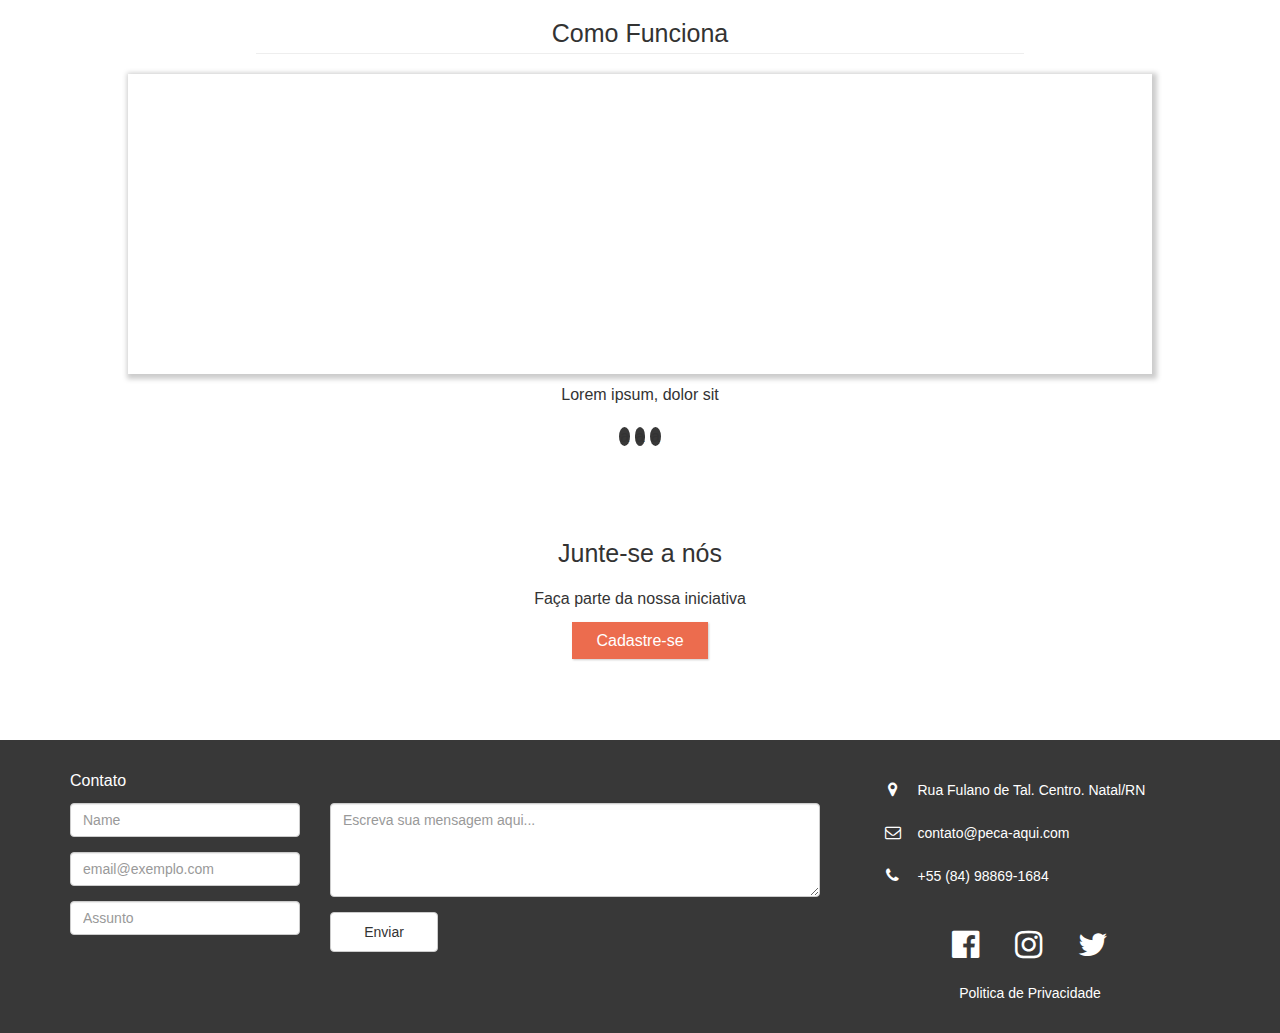
<file: index.html>
<!DOCTYPE html>
<html lang="pt-br">
  <head>
    <meta charset="utf-8">
    <meta http-equiv="X-UA-Compatible" content="IE=edge">
    <meta name="viewport" content="width=device-width, initial-scale=1, shrink-to-fit=no">
    <title>Peça Aqui</title>
    <link rel="stylesheet" href="vendor/bootstrap/css/bootstrap.min.css">
    <link rel="stylesheet" href="vendor/font-awesome/css/font-awesome.min.css">
    <link rel="stylesheet" href="static/css/style.css">
  </head>
  <body>
    <header></header>
    <section></section>
    <section></section>
    <section></section>
    
    
    <section class="how-work">
      <h1>Como Funciona</h1><hr>
      <div class="slide-container">
        <div class="card">
            <div class="card-img-how-work">

            </div>                
        </div>
        
        <p class="text-how-work">Lorem ipsum, dolor sit</p>      
      </div>
      <div class="btn-round-container">
        <span class="btn-round">a</span>
        <span class="btn-round">a</span>
        <span class="btn-round">a</span>
      </div>
    </section>
    
    <!-- Aqui vem a descrição dos membros da equipe
      <section></section> -->
    
    <section class="register">
      <h1>Junte-se a nós</h1>
      <p>Faça parte da nossa iniciativa</p>
      <a href="#" class="btn-register">Cadastre-se</a>
    </section>

    <footer class="footer">
      <div class="container">
        <div class="row">
          <div class="col-xs-12 col-sm-6 col-md-8">
            <div class="form-contact">
              <form action="#" method="POST">
                <p>Contato</p>
                <div class="row">
                  <div class="col-xs-12 col-sm-12 col-md-4">
                    <div class="form-group">
                        <input type="text" class="form-control" name="name" id="form-name" placeholder="Name">
                      </div>
                      <div class="form-group">
                        <input type="mail" class="form-control" name="email" id="form-email" placeholder="email@exemplo.com"></input>
                      </div>
                      <div class="form-group">
                        <input type="text" class="form-control" name="about" id="form-about" placeholder="Assunto">
                      </div>
                  </div>  
                  <div class="col-xs-12 col-sm-12 col-md-8">
                    <div class="form-group">
                      <textarea class="form-control form-textarea" name="message" id="form-message" rows="4" placeholder="Escreva sua mensagem aqui..."></textarea>
                    </div>
                  </div>
                  <div class="col-xs-12 col-sm-12 col-md-6">
                    <div class="form-group">
                      <button class="btn btn-default btn-form" type="submit">Enviar</button>
                    </div>
                  </div>  
                </div>
              </form>
            </div>
          </div>
          
          <div class="col-xs-12 col-sm-6 col-md-4">
            <div class="contact">
              <address class="contact-address"> 
                <div class="item-address"><i class="fa fa-map-marker"></i><p>Rua Fulano de Tal. Centro. Natal/RN</p></div>
                <div class="item-address"><i class="fa fa-envelope-o"></i><p>contato@peca-aqui.com</p></div>
                <div class="item-address"><i class="fa fa-phone"></i><p>+55 (84) 98869-1684</p></div>
              </address>
            </div>
          </div>

          <div class="col-xs-12 col-sm-6 col-md-4">
            <div class="social">
              <a href="#"><i class="fa fa-2x fa-facebook-official"></i></a>
              <a href="#"><i class="fa fa-2x fa-instagram"></i></a>
              <a href="#"><i class="fa fa-2x fa-twitter"></i></a>
            </div>

            <div class="private-policy"><a href="#">Politica de Privacidade</a></div>
          </div>
        </div>
      </div>
    </footer>
    <div class="go-top"></div>
    <script src="vendor/jquery/jquery.min.js"></script>
    <script src="vendor/bootstrap/js/bootstrap.min.js"></script>
  </body>
</html>
</file>
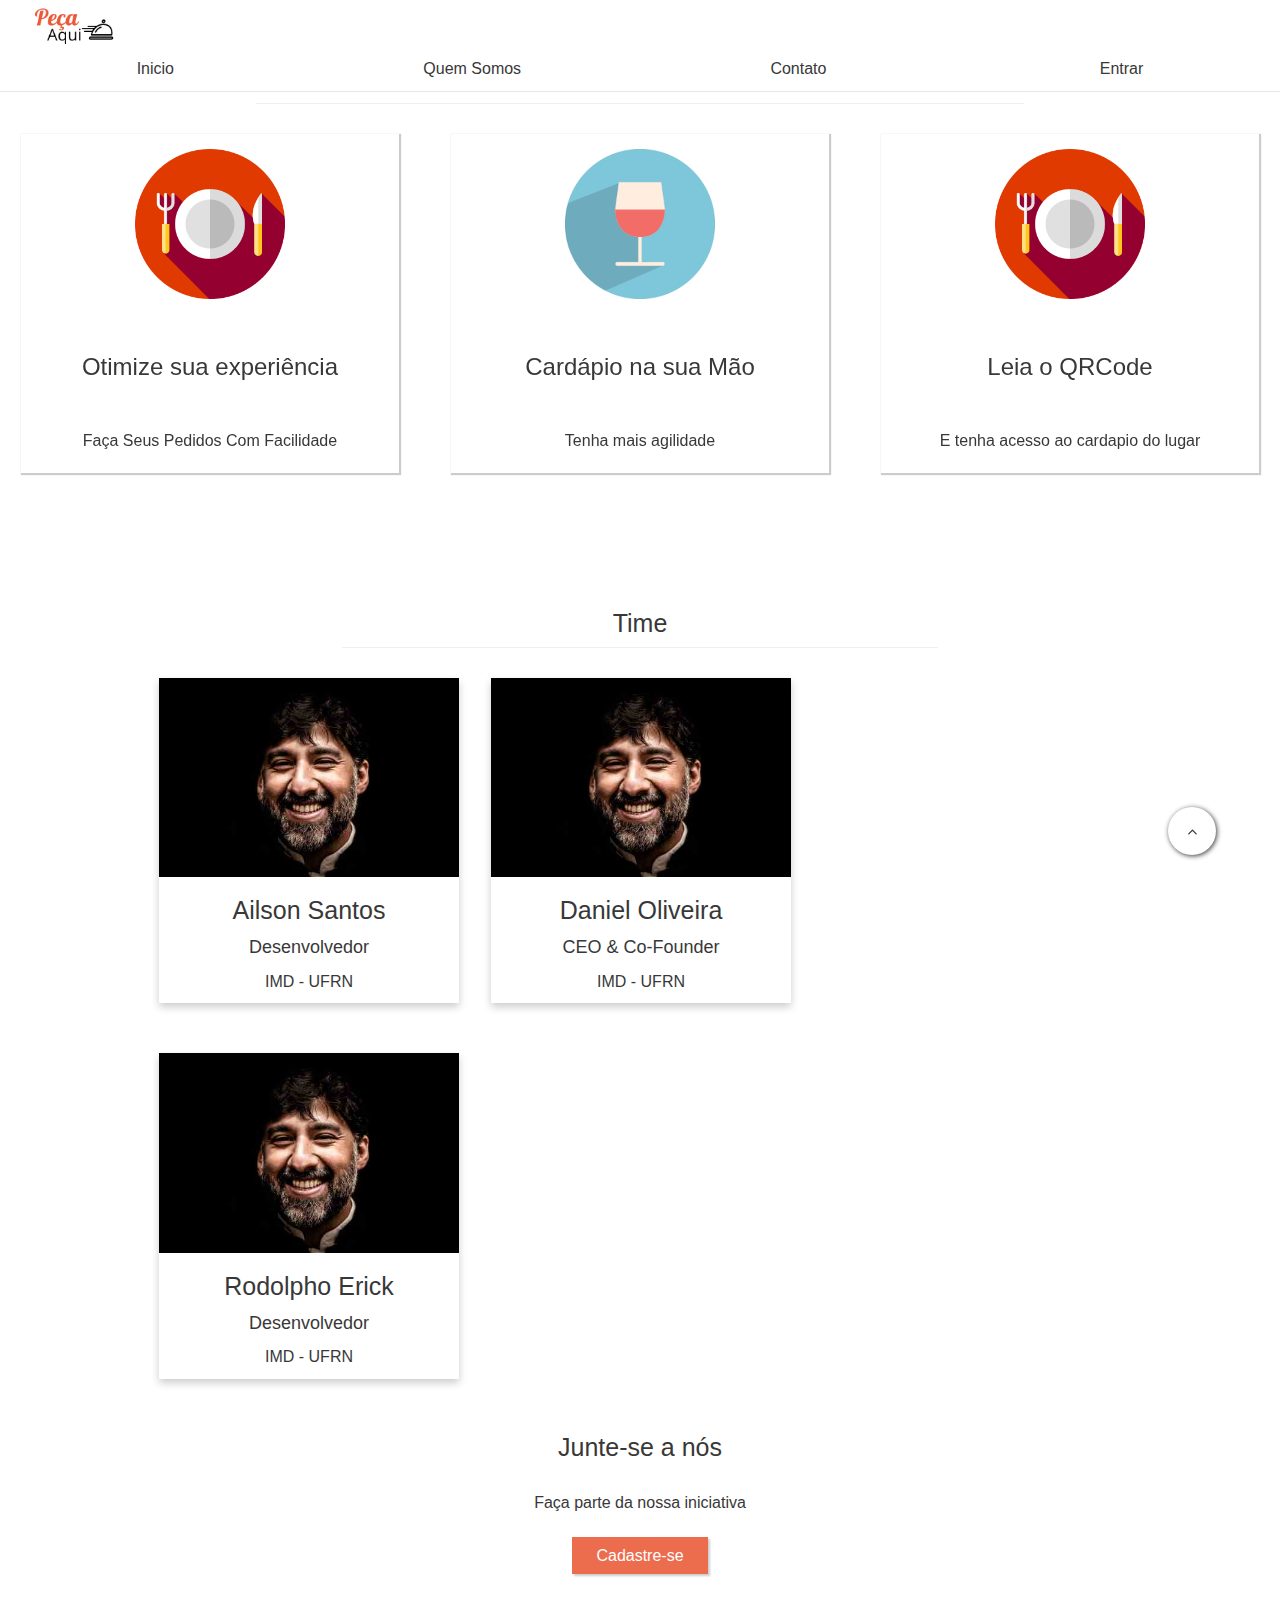
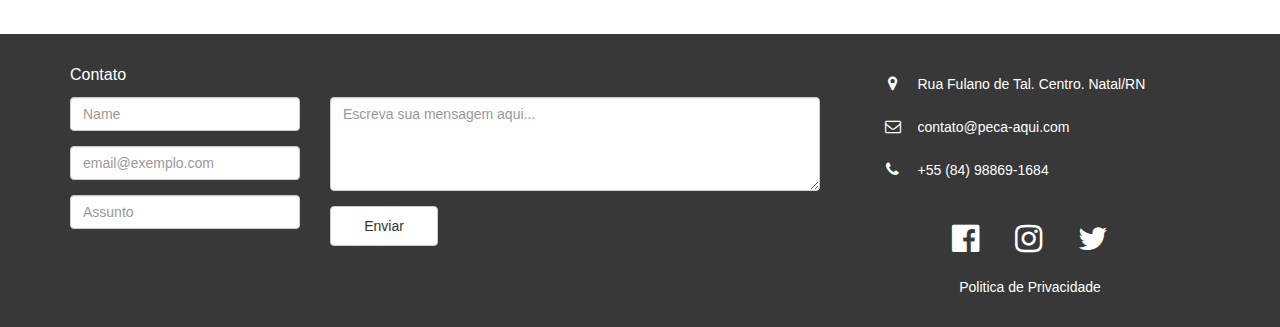
<file: view/index.html>
<!DOCTYPE html>
<html lang="pt-br">
  <head>
    <meta charset="utf-8">
    <meta http-equiv="X-UA-Compatible" content="IE=edge">
    <meta name="viewport" content="width=device-width, initial-scale=1, shrink-to-fit=no">
    <title>Peça Aqui</title>
    <link rel="stylesheet" href="vendor/bootstrap/css/bootstrap.min.css">
    <link rel="stylesheet" href="vendor/font-awesome/css/font-awesome.min.css">
    <link rel="stylesheet" href="vendor/owlcarousel/assets/owl.carousel.min.css">
    <link rel="stylesheet" href="vendor/owlcarousel/assets/owl.theme.default.min.css">
    <link rel="stylesheet" href="vendor/owlcarousel/assets/animate.css">
    <link rel="stylesheet" href="static/css/style.css">
  </head>
  <body>
    <header id="header">
      <nav class="navbar navbar-default navbar-static-top">
        <div class="container-fluid ">
          <div class="navbar-header">
            <button type="button" class="navbar-toggle collapsed" data-toggle="collapse" data-target="#navbar-collapse" aria-expanded="true">
              <span class="sr-only">Toggle navigation</span>
              <span class="icon-bar"></span>
              <span class="icon-bar"></span>
              <span class="icon-bar"></span>
            </button>
            <a class="navbar-brand" href="#">
              <img src="static/img/logo.png" alt="Logo" class="header-logo">
            </a>
          </div>      
        </div>

        <!-- Collect the nav links, forms, and other content for toggling -->
        <div class="collapse navbar-collapse" id="navbar-collapse">
          <ul class="nav navbar-bar nav-justified">
            <li class="active"><a href="#">Inicio<span class="sr-only">(current)</span></a></li>
            <li><a href="#">Quem Somos</a></li>
            <li><a href="#">Contato</a></li>
            <li><a href="#">Entrar</a></li>
          </ul>
        </div>
      </nav>      
    </header>
    <section class="banner">

    </section>

    <section class="goal">

    </section>
    
    <section class="stats">

    </section>

    <section class="how-work">
      <h1>Como Funciona</h1><hr>
      <div class="owl-carousel owl-theme carousel" id="carousel-how-work">
        <div class="card">
          <div class="card-cover">
            <img src="static/img/icon-fork.png" alt="Imagem Carrosel">
          </div>
          <div class="card-content">
            <h3>Otimize sua experiência</h3>
            <p>Faça Seus Pedidos Com Facilidade</p>
          </div>
        </div>
      
        <div class="card">
          <div class="card-cover">
            <img src="static/img/images.png" alt="Imagem Carrosel">
          </div>
          <div class="card-content">
            <h3>Cardápio na sua Mão</h3>
            <p>Tenha mais agilidade</p>
          </div>
        </div>

        <div class="card">
          <div class="card-cover">
            <img src="static/img/icon-fork.png" alt="Imagem Carrosel">
          </div>
          <div class="card-content">
            <h3>Leia o QRCode</h3>
            <p>E tenha acesso ao cardapio do lugar</p>
          </div>
        </div>
      </div>    
    </section>

    <section class="time">
      <div class="container-fluid">
        <h1>Time</h1><hr>
        <div class="card-time">
          <img src="static/img/team2.jpg" alt="Ailson">
          <h1>Ailson Santos</h1>
          <p class="card-time-title">Desenvolvedor</p>
          <p>IMD - UFRN</p>
          <div class="cover-person"></div>
          <div class="social-time">
            <a href="#"><i class="fa fa-twitter"></i></a>  
            <a href="#"><i class="fa fa-linkedin"></i></a>  
            <a href="#"><i class="fa fa-facebook"></i></a> 
          </div>
        </div>
  
        <div class="card-time"> 
          <img src="static/img/team2.jpg" alt="Daniel">
          <h1>Daniel Oliveira</h1>
          <p class="card-time-title">CEO & Co-Founder</p>
          <p>IMD - UFRN</p>
          <div class="cover-person"></div>
          <div class="social-time">
            <a href="#"><i class="fa fa-github"></i></a>
            <a href="#"><i class="fa fa-linkedin"></i></a>  
            <a href="#"><i class="fa fa-facebook"></i></a> 
          </div>
        </div>
  
        <div class="card-time">
          <img src="static/img/team2.jpg" alt="Rodolpho">
          <h1>Rodolpho Erick</h1>
          <p class="card-time-title">Desenvolvedor</p>
          <p>IMD - UFRN</p>
          <div class="cover-person" id="cover-person"></div>
          <div class="social-time" id="social-time">
            <a href="#"><i class="fa fa-twitter"></i></a>  
            <a href="#"><i class="fa fa-linkedin"></i></a>  
            <a href="#"><i class="fa fa-facebook"></i></a> 
          </div>
        </div>
        
      </div> 
    </section>

    <section class="avaliable">

    </section>

    <section class="register">
      <h1>Junte-se a nós</h1>
      <p>Faça parte da nossa iniciativa</p>
      <a href="#" class="btn-register">Cadastre-se</a>
    </section>

    <footer class="footer">
      <div class="container">
        <div class="row">
          <div class="col-xs-12 col-sm-6 col-md-8">
            <div class="form-contact">
              <form action="#" method="POST">
                <p>Contato</p>
                <div class="row">
                  <div class="col-xs-12 col-sm-12 col-md-4">
                    <div class="form-group">
                        <input type="text" class="form-control" name="name" id="form-name" placeholder="Name">
                      </div>
                      <div class="form-group">
                        <input type="mail" class="form-control" name="email" id="form-email" placeholder="email@exemplo.com"></input>
                      </div>
                      <div class="form-group">
                        <input type="text" class="form-control" name="about" id="form-about" placeholder="Assunto">
                      </div>
                  </div>  
                  <div class="col-xs-12 col-sm-12 col-md-8">
                    <div class="form-group">
                      <textarea class="form-control form-textarea" name="message" id="form-message" rows="4" placeholder="Escreva sua mensagem aqui..."></textarea>
                    </div>
                  </div>
                  <div class="col-xs-12 col-sm-12 col-md-6">
                    <div class="form-group">
                      <button class="btn btn-default btn-form" type="submit">Enviar</button>
                    </div>
                  </div>  
                </div>
              </form>
            </div>
          </div>
          <div class="col-xs-12 col-sm-6 col-md-4">
            <div class="contact">
              <address class="contact-address"> 
                <div class="item-address"><i class="fa fa-map-marker"></i><p>Rua Fulano de Tal. Centro. Natal/RN</p></div>
                <div class="item-address"><i class="fa fa-envelope-o"></i><p>contato@peca-aqui.com</p></div>
                <div class="item-address"><i class="fa fa-phone"></i><p>+55 (84) 98869-1684</p></div>
              </address>
            </div>
          </div>
          <div class="col-xs-12 col-sm-6 col-md-4">
            <div class="social">
              <a href="#"><i class="fa fa-2x fa-facebook-official"></i></a>
              <a href="#"><i class="fa fa-2x fa-instagram"></i></a>
              <a href="#"><i class="fa fa-2x fa-twitter"></i></a>
            </div>

            <div class="private-policy"><a href="#">Politica de Privacidade</a></div>
          </div>
        </div>
      </div>
    </footer>

    <div class="go-top"><i class="fa fa-angle-up"></i></div>
    <!-- scripts -->
    <script src="vendor/jquery/jquery.min.js"></script>
    <script src="vendor/bootstrap/js/bootstrap.min.js"></script>
    <script src="vendor/owlcarousel/owl.carousel.min.js"></script>
    <script src="static/js/functions.js"></script>
  </body>
</html>
</file>
<file: static/css/style.css>
footer {
  background-color: #383838;
  color: #fff; }

body {
  font-size: 16px; }

footer {
  text-align: center;
  padding: 30px 0; }

.form-contact {
  text-align: left; }

.contact-address {
  display: table;
  margin: 10px auto; }
  .contact-address > .item-address {
    display: table;
    margin-bottom: 23px; }
    .contact-address > .item-address > p, .contact-address > .item-address > i {
      display: table-cell; }
    .contact-address > .item-address > i {
      width: 50px; }
    .contact-address > .item-address > p {
      width: 275px;
      text-align: left;
      font-size: 14px; }

.social {
  display: block;
  margin: 10px 0; }
  .social > a {
    margin: 0 1em;
    color: #fff; }

.private-policy {
  display: block;
  font-size: 14px;
  margin-top: 20px; }
  .private-policy > a {
    text-decoration: none;
    color: #fff; }

.btn-form {
  width: 100%;
  height: 40px;
  position: relative;
  margin-left: auto;
  margin-right: auto; }

@media only screen and (min-width: 768px) {
  .btn-form {
    float: left;
    width: 30%; } }
@media only screen and (min-width: 992 px) {
  textarea.form-control {
    min-height: 2em; }

  .btn-form {
    width: 20%; } }
.btn-register, .btn-to-top {
  background-color: #F1927C;
  color: #fff;
  border: none;
  position: relative;
  padding: 10px 24px;
  text-align: center;
  text-decoration: none;
  box-shadow: 1px 1px 2px #ccc; }

.btn-register {
  margin: 30px auto;
  padding: 10px 24px;
  transition: 0.5s;
  background-color: #ec6c4e; }
  .btn-register:hover {
    text-decoration: none;
    color: white;
    background-color: #e74520;
    box-shadow: 5px 5px 5px #ccc;
    transition: 0.5s; }

.btn-to-top {
  display: fixed; }

.card {
  width: 80%;
  height: 300px;
  margin: 10px auto;
  border: none;
  box-shadow: 2px 2px 5px 3px #ccc; }

.card-img-how-work {
  width: 100%;
  height: 100%; }

.btn-round {
  border-radius: 50%;
  padding: 1px 1px;
  background-color: #383838; }

.btn-round-container {
  width: 80%;
  margin: 20px auto;
  vertical-align: middle; }

h1 {
  font-size: 25px; }

p {
  font-size: 16px; }

.register {
  width: 100%;
  height: 200px;
  text-align: center; }
  .register > * {
    margin: 20px auto; }

.how-work {
  width: 100%;
  height: 500px;
  text-align: center; }
  .how-work > hr {
    margin-top: -5px;
    width: 60%; }

/*# sourceMappingURL=style.css.map */
</file>
<file: view/static/css/style.css>
footer {
  background-color: #383838;
  color: #fff; }

body {
  font-size: 16px;
  color: #383838; }

h1 {
  font-size: 25px; }

p {
  font-size: 16px; }

#header {
  height: 50px;
  text-align: center;
  box-shadow: 2px 2px 5px #ccc; }
  #header .navbar {
    background-color: #fff; }
  #header .navbar-toggle {
    border: 0; }
  #header a {
    color: #383838; }
  #header .navbar-brand {
    padding: 0;
    margin: 4px 15px;
    vertical-align: middle;
    height: 40px;
    width: 90px; }
  #header .header-logo {
    height: 40px;
    width: 90px; }

.register {
  width: 100%;
  height: 200px;
  text-align: center; }
  .register > * {
    margin: 30px auto; }

.how-work, .time {
  width: 100%;
  text-align: center; }
  .how-work hr, .time hr {
    margin-top: -5px;
    width: 60%; }

.how-work {
  height: 500px; }

.time {
  min-height: 500px;
  margin: 20px auto;
  width: 80%;
  display: flex; }
  .time hr {
    margin-top: -1px;
    margin-bottom: 5px;
    padding: 0; }
  .time h3 {
    padding: 0 10px;
    margin-bottom: 5px; }
  @media only screen and (min-width: 768px) {
    .time .card {
      width: 50%; } }
  @media only screen and (min-width: 1024px) {
    .time .time {
      width: 100%;
      margin: 10px auto; }
    .time .card-time {
      transition: all 1s;
      width: 100%;
      margin: 25px 1em;
      position: relative;
      transition: all 1s; }
      .time .card-time .social-time {
        position: absolute;
        margin: 0;
        top: 30%;
        left: 30%;
        visibility: hidden;
        opacity: 0;
        transition: visibility 0.5s, opacity 0.5s linear; }
      .time .card-time .cover-person {
        position: absolute;
        width: 100%;
        height: 200px;
        margin: 0;
        top: 0;
        left: 0;
        background-color: #f3a593;
        visibility: hidden;
        opacity: 0;
        transition: visibility 1s, opacity 0.5s linear; }
      .time .card-time:hover .social-time {
        visibility: visible;
        opacity: 1; }
      .time .card-time:hover .cover-person {
        visibility: visible;
        opacity: 1; } }

footer {
  text-align: center;
  padding: 30px 0; }

.form-contact {
  text-align: left; }

.contact-address {
  display: table;
  margin: 10px auto; }
  .contact-address > .item-address {
    display: table;
    margin-bottom: 23px; }
    .contact-address > .item-address > p, .contact-address > .item-address > i {
      display: table-cell; }
    .contact-address > .item-address > i {
      width: 50px; }
    .contact-address > .item-address > p {
      width: 275px;
      text-align: left;
      font-size: 14px; }

.social {
  display: block;
  margin: 10px 0; }
  .social > a {
    margin: 0 1em;
    color: #fff; }

.private-policy {
  display: block;
  font-size: 14px;
  margin-top: 20px; }
  .private-policy > a {
    text-decoration: none;
    color: #fff; }

.btn-form {
  width: 100%;
  height: 40px;
  position: relative;
  margin-left: auto;
  margin-right: auto; }

@media only screen and (min-width: 768px) {
  .btn-form {
    float: left;
    width: 30%; } }
@media only screen and (min-width: 992 px) {
  textarea.form-control {
    min-height: 2em; }

  .btn-form {
    width: 20%; } }
.btn-register, .btn-login {
  background-color: #F1927C;
  color: #fff;
  border: none;
  position: relative;
  padding: 10px 24px;
  text-align: center;
  text-decoration: none;
  box-shadow: 1px 1px 2px #ccc; }

.btn-register {
  margin: 30px auto;
  padding: 10px 24px;
  transition: 0.5s;
  background-color: #ec6c4e;
  box-shadow: 2px 2px 2px #ccc; }
  .btn-register:hover {
    text-decoration: none;
    color: white;
    background-color: #ea5837;
    box-shadow: 5px 5px 5px #ccc;
    transition: 0.5s; }

.btn-login {
  padding: 8px 25px;
  transition: 0.5s;
  background-color: #F1927C; }
  .btn-login:hover {
    text-decoration: none;
    color: white;
    background-color: #ec6c4e;
    box-shadow: 5px 5px 5px #ccc;
    transition: 0.5s; }

.go-top {
  width: 48px;
  height: 48px;
  border-radius: 50%;
  position: fixed;
  bottom: 5%;
  right: 5%;
  display: flex;
  justify-content: center;
  text-decoration: none;
  background-color: #fff;
  box-shadow: 1px 1px 5px #383838;
  transition-duration: 0.5s;
  transition-timing-function: ease-in-out;
  vertical-align: middle;
  cursor: auto; }
  .go-top > * {
    margin: auto auto; }
  .go-top:hover {
    box-shadow: 2px 2px 10px #383838;
    transition-duration: 0.2s; }

.card {
  width: 90%;
  height: auto;
  min-height: 200px;
  margin: 10px auto;
  border: none;
  box-shadow: 1px 1px 1px 1px #ccc; }

.card-cover {
  width: 100%;
  height: 60%;
  padding: 15px 0; }
  .card-cover > img {
    max-width: 150px;
    height: 150px;
    margin: 0 auto; }

.card-content {
  width: 100%;
  height: 40%; }
  .card-content > * {
    padding: 20px 0; }

.card-time {
  box-shadow: 0 4px 8px 0 rgba(0, 0, 0, 0.2);
  max-width: 300px;
  margin: 20px auto;
  text-align: center;
  font-family: arial;
  float: left; }
  .card-time .card-time-title {
    color: #383838;
    font-size: 18px; }
  .card-time img {
    width: 100%; }
  .card-time .social-time {
    width: 40%;
    margin: 20px auto;
    display: flex;
    justify-content: space-between; }
    .card-time .social-time a {
      color: #383838;
      text-decoration: none;
      font-size: 22px; }

/*# sourceMappingURL=style.css.map */
</file>
